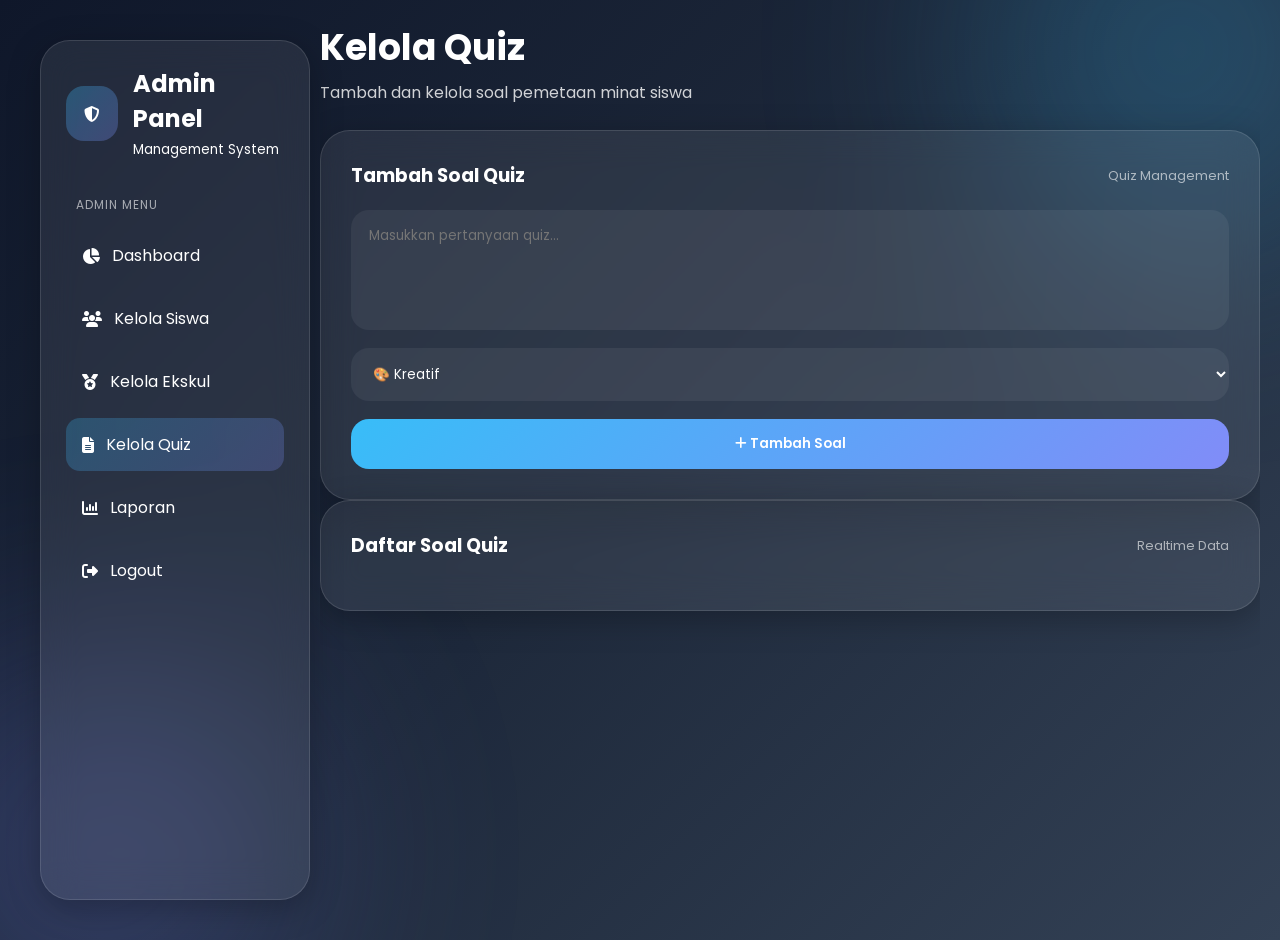
<file: kelola-quiz.html>
<!DOCTYPE html>
<html lang="id">
<head>
<meta charset="UTF-8">
<meta name="viewport"
content="width=device-width, initial-scale=1.0">

<title>Kelola Quiz</title>

<!-- FONT -->
<link href="https://fonts.googleapis.com/css2?family=Poppins:wght@300;400;500;600;700;800&display=swap"
rel="stylesheet">

<!-- CSS -->
<link rel="stylesheet"
href="../assets/css/style.css">

<link rel="stylesheet"
href="../assets/css/dashboard.css">

<link rel="stylesheet"
href="../assets/css/admin.css">

<!-- ICON -->
<link rel="stylesheet"
href="https://cdnjs.cloudflare.com/ajax/libs/font-awesome/6.5.1/css/all.min.css"/>

</head>

<body>

<section class="dashboard">

<!-- ================= SIDEBAR ================= -->
<aside class="sidebar glass">

    <div class="brand">

        <div class="brand-logo">
            <i class="fa-solid fa-shield-halved"></i>
        </div>

        <div>
            <h2>Admin Panel</h2>
            <small>Management System</small>
        </div>

    </div>

    <p class="menu-title">ADMIN MENU</p>

    <ul class="menu">

        <li onclick="location.href='dashboard-admin.html'">
            <i class="fa-solid fa-chart-pie"></i>
            Dashboard
        </li>

        <li onclick="location.href='kelola-siswa.html'">
            <i class="fa-solid fa-users"></i>
            Kelola Siswa
        </li>

        <li onclick="location.href='kelola-ekskul.html'">
            <i class="fa-solid fa-medal"></i>
            Kelola Ekskul
        </li>

        <li class="active">
            <i class="fa-solid fa-file-lines"></i>
            Kelola Quiz
        </li>

        <li onclick="location.href='laporan.html'">
            <i class="fa-solid fa-chart-column"></i>
            Laporan
        </li>

        <li onclick="logout()">
            <i class="fa-solid fa-right-from-bracket"></i>
            Logout
        </li>

    </ul>

</aside>

<!-- ================= MAIN ================= -->
<main class="main">

<!-- ================= TOPBAR ================= -->
<div class="topbar">

    <div>
        <h1>Kelola Quiz</h1>

        <p>
            Tambah dan kelola soal
            pemetaan minat siswa
        </p>
    </div>

</div>

<!-- ================= FORM ================= -->
<div class="card glass dashboard-card">

    <div class="section-title">
        <h3>Tambah Soal Quiz</h3>
        <span>Quiz Management</span>
    </div>

    <div class="ekskul-form">

        <!-- SOAL -->
        <textarea
        id="soalQuiz"
        placeholder="Masukkan pertanyaan quiz..."></textarea>

        <!-- KATEGORI -->
        <select id="kategoriQuiz"
        class="modern-select">

            <option value="Kreatif">
                🎨 Kreatif
            </option>

            <option value="Sosial">
                🤝 Sosial
            </option>

            <option value="Teknologi">
                💻 Teknologi
            </option>

            <option value="Kepemimpinan">
                👑 Kepemimpinan
            </option>

            <option value="Olahraga">
                ⚽ Olahraga
            </option>

            <option value="Akademik">
                📚 Akademik
            </option>

        </select>

        <!-- BUTTON -->
        <button class="hero-btn"
        onclick="tambahQuiz()">

            <i class="fa-solid fa-plus"></i>
            Tambah Soal

        </button>

    </div>

</div>

<!-- ================= LIST SOAL ================= -->
<div class="card glass dashboard-card">

    <div class="section-title">
        <h3>Daftar Soal Quiz</h3>
        <span>Realtime Data</span>
    </div>

    <div id="quizList"
    class="quiz-admin-grid">

    </div>

</div>

</main>

</section>

<!-- JS -->
<script src="../assets/js/script.js"></script>

<script src="../assets/js/admin-quiz.js"></script>

<script>
checkLogin();
</script>

</body>
</html>
</file>
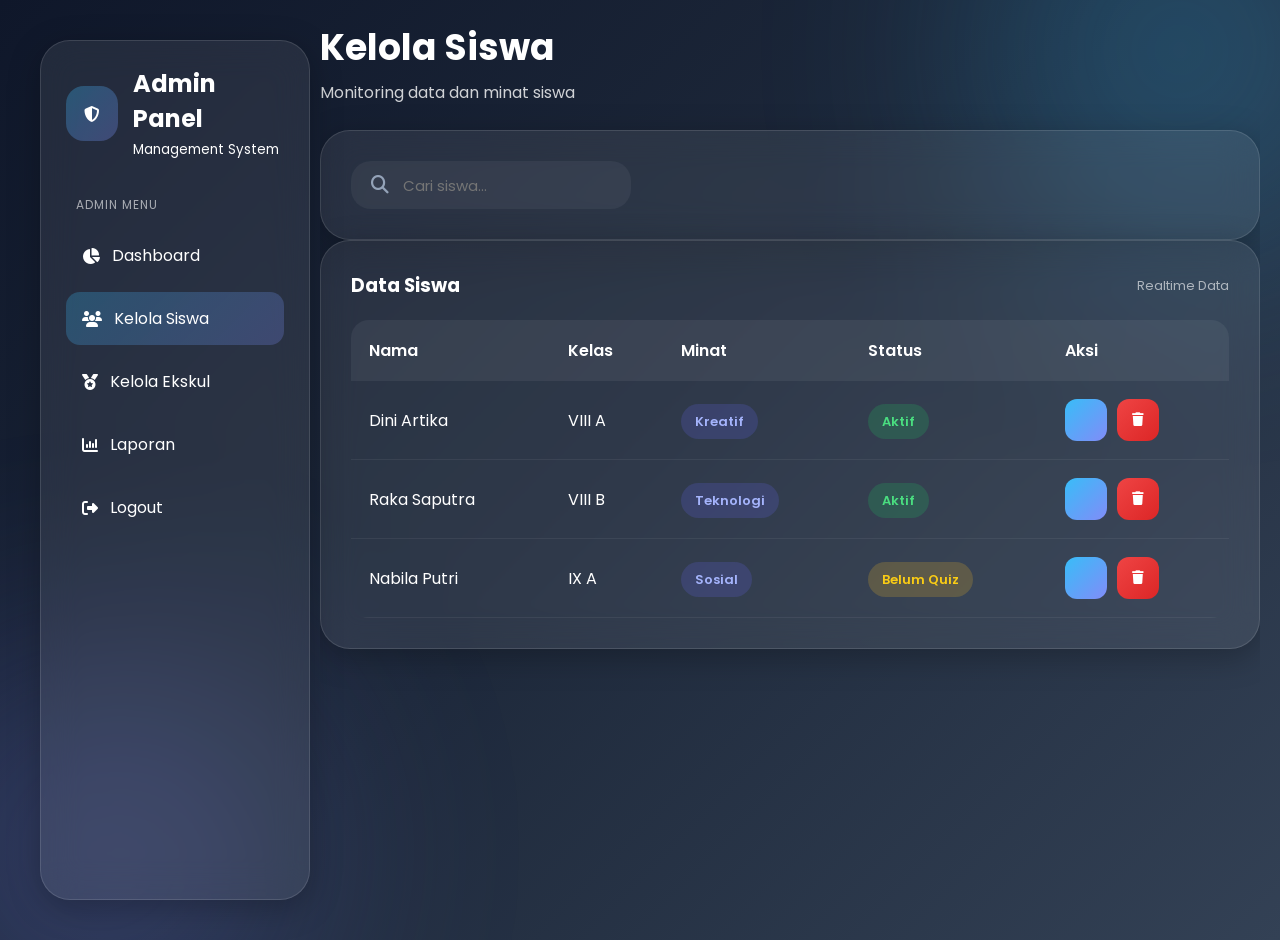
<file: kelola-siswa.html>
<!DOCTYPE html>
<html lang="id">
<head>

<meta charset="UTF-8">
<meta name="viewport"
content="width=device-width, initial-scale=1.0">

<title>Kelola Siswa</title>

<!-- FONT -->
<link href="https://fonts.googleapis.com/css2?family=Poppins:wght@300;400;500;600;700;800&display=swap"
rel="stylesheet">

<!-- CSS -->
<link rel="stylesheet"
href="../assets/css/style.css">

<link rel="stylesheet"
href="../assets/css/dashboard.css">

<link rel="stylesheet"
href="../assets/css/admin.css">

<!-- ICON -->
<link rel="stylesheet"
href="https://cdnjs.cloudflare.com/ajax/libs/font-awesome/6.5.1/css/all.min.css"/>

</head>

<body>

<section class="dashboard">

<!-- ================= SIDEBAR ================= -->
<aside class="sidebar glass">

    <div class="brand">

        <div class="brand-logo">
            <i class="fa-solid fa-shield-halved"></i>
        </div>

        <div>
            <h2>Admin Panel</h2>
            <small>Management System</small>
        </div>

    </div>

    <p class="menu-title">ADMIN MENU</p>

    <ul class="menu">

        <li onclick="location.href='dashboard-admin.html'">
            <i class="fa-solid fa-chart-pie"></i>
            Dashboard
        </li>

        <li class="active">
            <i class="fa-solid fa-users"></i>
            Kelola Siswa
        </li>

        <li onclick="location.href='kelola-ekskul.html'">
            <i class="fa-solid fa-medal"></i>
            Kelola Ekskul
        </li>

        <li onclick="location.href='laporan.html'">
            <i class="fa-solid fa-chart-column"></i>
            Laporan
        </li>

        <li onclick="logout()">
            <i class="fa-solid fa-right-from-bracket"></i>
            Logout
        </li>

    </ul>

</aside>

<!-- ================= MAIN ================= -->
<main class="main">

<!-- ================= TOPBAR ================= -->
<div class="topbar">

    <div>

        <h1>Kelola Siswa</h1>

        <p>
            Monitoring data dan minat siswa
        </p>

    </div>

</div>

<!-- ================= SEARCH ================= -->
<div class="card glass dashboard-card">

    <div class="search-box">

        <i class="fa-solid fa-magnifying-glass"></i>

        <input
        type="text"
        id="searchSiswa"
        placeholder="Cari siswa..."
        onkeyup="searchSiswa()">

    </div>

</div>

<!-- ================= TABLE ================= -->
<div class="card glass dashboard-card">

    <div class="section-title">

        <h3>Data Siswa</h3>

        <span>Realtime Data</span>

    </div>

    <div class="table-wrapper">

        <table class="modern-table">

            <thead>

                <tr>

                    <th>Nama</th>

                    <th>Kelas</th>

                    <th>Minat</th>

                    <th>Status</th>

                    <th>Aksi</th>

                </tr>

            </thead>

            <tbody id="siswaTable">

            </tbody>

        </table>

    </div>

</div>

</main>

</section>

<!-- JS -->
<script src="../assets/js/script.js"></script>

<script src="../assets/js/admin-siswa.js"></script>

<script>
checkLogin();
</script>

<!-- ================= MODAL DETAIL ================= -->

<div class="modal" id="siswaModal">

    <div class="modal-content glass siswa-modal">

        <!-- CLOSE -->
        <button class="close-btn"
        onclick="closeModalSiswa()">

            <i class="fa-solid fa-xmark"></i>

        </button>

        <!-- HEADER -->
        <div class="siswa-header">

            <div class="siswa-avatar">

                <i class="fa-solid fa-user"></i>

            </div>

            <div>

                <h2 id="detailNama">
                    Nama Siswa
                </h2>

                <p id="detailKelas">
                    Kelas
                </p>

            </div>

        </div>

        <!-- BODY -->
        <div class="siswa-detail-grid">

            <div class="detail-box">

                <small>Minat Utama</small>

                <h3 id="detailMinat">
                    Kreatif
                </h3>

            </div>

            <div class="detail-box">

                <small>Status</small>

                <h3 id="detailStatus">
                    Aktif
                </h3>

            </div>

        </div>

    </div>

</div>

</body>
</html>
</file>
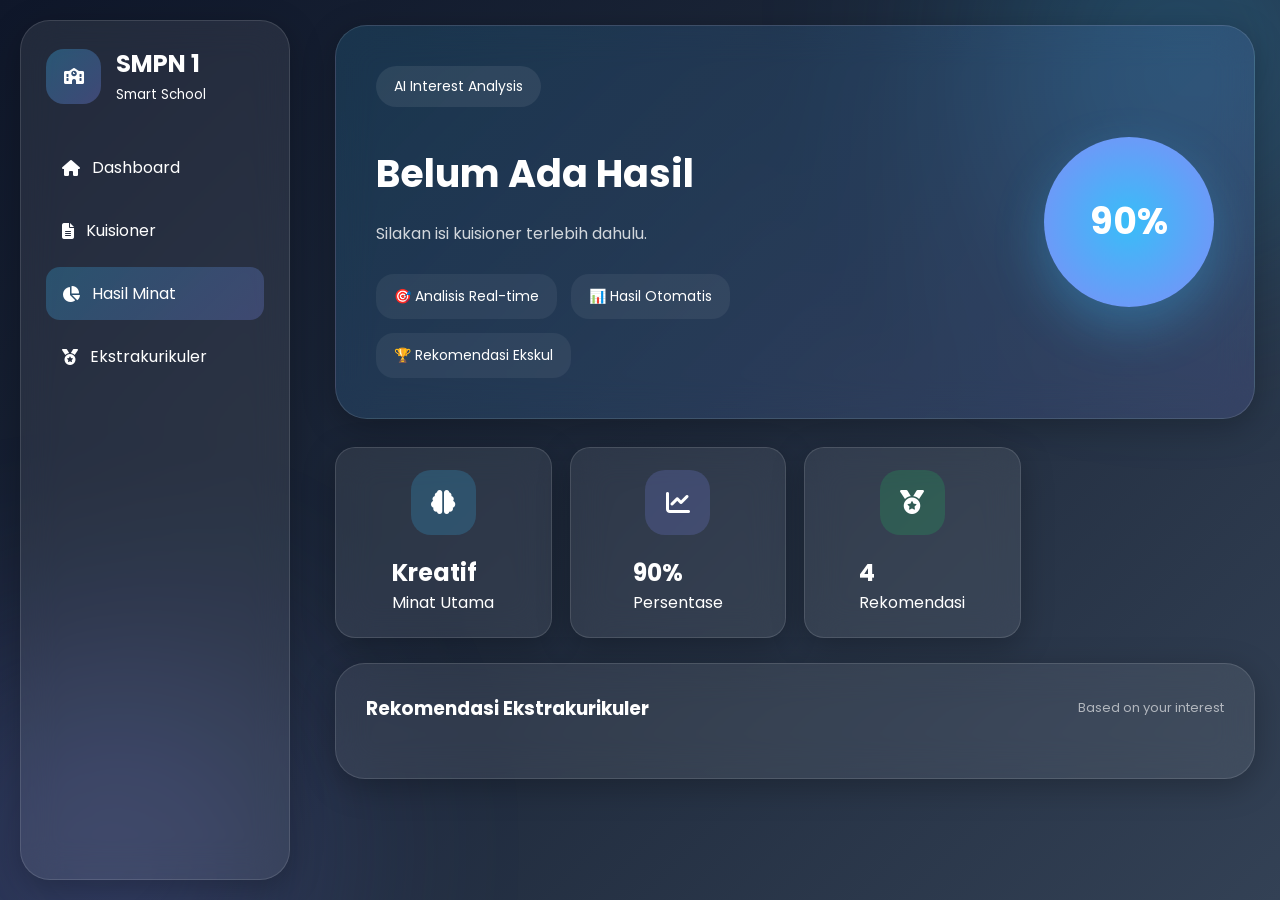
<file: pages/hasil.html>
<!DOCTYPE html>
<html lang="id">
<head>

<meta charset="UTF-8">
<meta name="viewport"
content="width=device-width, initial-scale=1.0">

<title>Hasil Minat</title>

<!-- FONT -->
<link rel="preconnect"
href="https://fonts.googleapis.com">

<link rel="preconnect"
href="https://fonts.gstatic.com"
crossorigin>

<link href="https://fonts.googleapis.com/css2?family=Poppins:wght@300;400;500;600;700;800&display=swap"
rel="stylesheet">

<!-- ICON -->
<link rel="stylesheet"
href="https://cdnjs.cloudflare.com/ajax/libs/font-awesome/6.5.1/css/all.min.css"/>

<!-- CSS -->
<link rel="stylesheet"
href="../assets/css/style.css">

<link rel="stylesheet"
href="../assets/css/dashboard.css">

<link rel="stylesheet"
href="../assets/css/hasil.css">

</head>

<body>

<section class="dashboard">

<!-- =========================================================
     SIDEBAR
========================================================= -->

<aside class="sidebar glass">

    <div class="brand">

        <div class="brand-logo">
            <i class="fa-solid fa-school"></i>
        </div>

        <div>

            <h2>SMPN 1</h2>

            <small>
                Smart School
            </small>

        </div>

    </div>

    <ul class="menu">

        <li onclick="location.href='dashboard.html'">

            <i class="fa-solid fa-house"></i>
            Dashboard

        </li>

        <li onclick="location.href='kuisioner.html'">

            <i class="fa-solid fa-file-lines"></i>
            Kuisioner

        </li>

        <li class="active">

            <i class="fa-solid fa-chart-pie"></i>
            Hasil Minat

        </li>

        <li onclick="location.href='ekskul.html'">

            <i class="fa-solid fa-medal"></i>
            Ekstrakurikuler

        </li>

    </ul>

</aside>

<!-- =========================================================
     MAIN
========================================================= -->

<main class="main">

<!-- =========================================================
     HERO RESULT
========================================================= -->

<div class="hero-hasil glass">

    <div class="hero-left">

        <span class="hero-badge">
            AI Interest Analysis
        </span>

        <h1 id="resultTitle">
            Minat Kamu:
            Kreatif 🎨
        </h1>

        <p id="resultDesc">

            Kamu memiliki minat tinggi
            pada bidang kreatif dan seni.

        </p>

        <div class="hero-tags">

            <div class="hero-tag">
                🎯 Analisis Real-time
            </div>

            <div class="hero-tag">
                📊 Hasil Otomatis
            </div>

            <div class="hero-tag">
                🏆 Rekomendasi Ekskul
            </div>

        </div>

    </div>

    <div class="hero-right">

        <div class="score-circle">

            <span id="resultScore">
                90%
            </span>

        </div>

    </div>

</div>

<!-- =========================================================
     STATS
========================================================= -->

<div class="stats modern-stats">

    <div class="card glass stat-card modern-card">

        <div class="stat-icon blue">
            <i class="fa-solid fa-brain"></i>
        </div>

        <div>

            <h2 id="topMinat">
                Kreatif
            </h2>

            <p>Minat Utama</p>

        </div>

    </div>

    <div class="card glass stat-card modern-card">

        <div class="stat-icon purple">
            <i class="fa-solid fa-chart-line"></i>
        </div>

        <div>

            <h2 id="persentaseMinat">
                90%
            </h2>

            <p>Persentase</p>

        </div>

    </div>

    <div class="card glass stat-card modern-card">

        <div class="stat-icon green">
            <i class="fa-solid fa-medal"></i>
        </div>

        <div>

            <h2 id="jumlahEkskul">
                4
            </h2>

            <p>Rekomendasi</p>

        </div>

    </div>

</div>


<!-- =========================================================
     REKOMENDASI EKSKUL
========================================================= -->

<div class="card glass dashboard-card">

    <div class="section-title">

        <h3>Rekomendasi Ekstrakurikuler</h3>

        <span>Based on your interest</span>

    </div>

    <div id="hasilEkskul"
    class="hasil-ekskul-grid">

    </div>

</div>

<div id="detailResult"></div>

<div class="ekskul-grid hasil-ekskul"></div>

</main>

</section>

<!-- JS -->
<script src="../assets/js/hasil.js"></script>

</body>
</html>
</file>
<file: assets/css/style.css>
/* ================= GOOGLE FONT ================= */
@import url('https://fonts.googleapis.com/css2?family=Poppins:wght@300;400;500;600;700;800&display=swap');

/* ================= RESET ================= */
* {
    margin: 0;
    padding: 0;
    box-sizing: border-box;
    font-family: 'Poppins', sans-serif;
}

html {
    scroll-behavior: smooth;
}

body {
    min-height: 100vh;
    overflow-x: hidden;
    background: linear-gradient(135deg, #0f172a, #1e293b, #334155);
    color: white;
}

/* ================= SCROLLBAR ================= */
::-webkit-scrollbar {
    width: 8px;
}

::-webkit-scrollbar-track {
    background: #0f172a;
}

::-webkit-scrollbar-thumb {
    background: #38bdf8;
    border-radius: 20px;
}

/* ================= BACKGROUND EFFECT ================= */
body::before,
body::after {
    content: '';
    position: fixed;
    width: 400px;
    height: 400px;
    border-radius: 50%;
    filter: blur(120px);
    z-index: -1;
    opacity: .25;
}

body::before {
    background: #38bdf8;
    top: -150px;
    right: -100px;
}

body::after {
    background: #818cf8;
    bottom: -150px;
    left: -100px;
}

/* ================= GLASS ================= */
.glass {
    background: rgba(255, 255, 255, .08);
    border: 1px solid rgba(255, 255, 255, .12);
    backdrop-filter: blur(18px);
    -webkit-backdrop-filter: blur(18px);
    box-shadow: 0 8px 32px rgba(0, 0, 0, .25);
}

/* ================= LAYOUT UTAMA ================= */
.dashboard {
    display: flex;
    min-height: 100vh;
}

/* ================= SIDEBAR ================= */
.sidebar {
    width: 290px;
    height: calc(100vh - 40px);
    position: fixed;
    top: 20px;
    left: 20px;
    padding: 25px;
    border-radius: 30px;
}

.brand {
    display: flex;
    align-items: center;
    gap: 15px;
    margin-bottom: 40px;
}

.brand-logo {
    width: 55px;
    height: 55px;
    border-radius: 18px;
    display: flex;
    justify-content: center;
    align-items: center;
    background: linear-gradient(135deg, rgba(56,189,248,.3), rgba(129,140,248,.3));
}

.menu {
    list-style: none;
}

.menu li {
    padding: 14px 16px;
    border-radius: 14px;
    margin-bottom: 10px;
    cursor: pointer;
    display: flex;
    gap: 12px;
    align-items: center;
    transition: .3s;
}

.menu li:hover {
    background: rgba(255,255,255,.08);
}

.active {
    background: linear-gradient(135deg, rgba(56,189,248,.25), rgba(129,140,248,.25));
}

/* ================= MAIN ================= */
.main {
    margin-left: 330px;
    padding: 25px;
    width: calc(100% - 330px);
}

.page {
    display: none;
}

.active-page {
    display: block;
}

/* ================= TOPBAR ================= */
.topbar {
    display: flex;
    justify-content: space-between;
    align-items: center;
    margin-bottom: 25px;
}

.search-box {
    display: flex;
    align-items: center;
    gap: 10px;
    padding: 10px 15px;
    border-radius: 14px;
    width: 280px;
}

.search-box input {
    width: 100%;
    background: none;
    border: none;
    outline: none;
    color: white;
}

/* ================= GRID STATS (FIX BIAR RAPI) ================= */
.stats {
    display: grid;
    grid-template-columns: repeat(4, 1fr);
    gap: 18px;
    margin-bottom: 25px;
}

.stat-card {
    padding: 20px;
    border-radius: 18px;
}

/* ================= CONTENT GRID (FIX UTAMA) ================= */
.content {
    display: grid;
    grid-template-columns: 1.3fr 1fr;
    gap: 20px;
    margin-bottom: 25px;
}

/* ================= EKSKUL GRID ================= */
.ekskul-grid {
    display: grid;
    grid-template-columns: repeat(4, 1fr);
    gap: 15px;
}

.ekskul-item {
    border-radius: 16px;
    overflow: hidden;
    background: rgba(255,255,255,.05);
}

/* ================= QUIZ ================= */
.quiz-container {
    max-width: 700px;
    margin: auto;
    padding: 30px;
    border-radius: 25px;
}

/* ================= RESPONSIVE ================= */
@media(max-width: 1200px) {
    .stats {
        grid-template-columns: repeat(2, 1fr);
    }

    .content {
        grid-template-columns: 1fr;
    }

    .ekskul-grid {
        grid-template-columns: repeat(2, 1fr);
    }
}

@media(max-width: 900px) {
    .sidebar {
        display: none;
    }

    .main {
        margin-left: 0;
        width: 100%;
    }
}

@media(max-width: 600px) {
    .stats {
        grid-template-columns: 1fr;
    }

    .ekskul-grid {
        grid-template-columns: 1fr;
    }

    .topbar {
        flex-direction: column;
        align-items: flex-start;
        gap: 15px;
    }

    .search-box {
        width: 100%;
    }
}

/* ================= LOGIN FIX ================= */

.login-page{
    width:100%;
    min-height:100vh;
    display:flex;
    justify-content:center;
    align-items:center;
    padding:30px;
}

.login-container{
    width:100%;
    max-width:1100px;
    display:grid;
    grid-template-columns:1fr 420px;
    gap:40px;
    align-items:center;
}

/* HERO TEXT */
.hero-text h1{
    font-size:56px;
    line-height:1.1;
    font-weight:800;
}

.hero-text p{
    margin-top:15px;
    font-size:16px;
    opacity:.85;
    line-height:1.7;
}

/* LOGIN CARD */
.login-card{
    padding:35px;
    border-radius:30px;
}

/* LOGO */
.logo{
    width:70px;
    height:70px;
    border-radius:20px;
    display:flex;
    align-items:center;
    justify-content:center;
    margin-bottom:20px;
    background:rgba(255,255,255,0.12);
    font-size:28px;
}

/* INPUT */
.input-box{
    display:flex;
    align-items:center;
    gap:10px;
    padding:0 15px;
    height:55px;
    border-radius:16px;
    background:rgba(255,255,255,0.08);
    border:1px solid rgba(255,255,255,0.1);
}

.input-box input,
.input-box select{
    width:100%;
    border:none;
    outline:none;
    background:none;
    color:white;
}

/* BUTTON */
.login-btn{
    width:100%;
    height:55px;
    border:none;
    border-radius:16px;
    margin-top:10px;
    cursor:pointer;
    font-weight:600;
    color:white;
    background:linear-gradient(135deg,#38bdf8,#818cf8);
    transition:.3s;
}

.login-btn:hover{
    transform:translateY(-3px);
    box-shadow:0 10px 25px rgba(129,140,248,0.4);
}

/* =========================================================
   SIMPLE EKSKUL CARD
========================================================= */

.simple-card{

    padding:20px;

    display:flex;

    align-items:center;

    justify-content:center;

    text-align:center;
}

.simple-card h3{

    font-size:20px;

    font-weight:700;

    margin:0;

    color:white;
}

/* ================= JOIN BUTTON ================= */

#joinEkskulBtn{
    width: 100%;
    margin-top: 25px;

    display: flex;
    align-items: center;
    justify-content: center;
    gap: 10px;

    padding: 15px 20px;

    border: none;
    border-radius: 18px;

    background: linear-gradient(
        135deg,
        #6366f1,
        #8b5cf6
    );

    color: white;

    font-size: 15px;
    font-weight: 600;

    cursor: pointer;

    transition: all .3s ease;

    box-shadow:
    0 10px 25px rgba(99,102,241,.25);

}

/* HOVER */

#joinEkskulBtn:hover{

    transform: translateY(-3px);

    box-shadow:
    0 15px 35px rgba(99,102,241,.35);

}

/* ICON */

#joinEkskulBtn i{

    font-size: 14px;

}

/* BUTTON SUDAH JOIN */

#joinEkskulBtn.joined{

    background: linear-gradient(
        135deg,
        #10b981,
        #059669
    );

}

/* MOBILE */

@media(max-width:768px){

    #joinEkskulBtn{

        padding: 14px;
        font-size: 14px;
        border-radius: 15px;

    }

}

.join-wrapper{

    margin-top: 25px;

}

/* ================= MODAL ================= */

.modal{

    position: fixed;
    inset: 0;

    background: rgba(0,0,0,.55);

    display: none;

    align-items: center;
    justify-content: center;

    padding: 20px;

    z-index: 9999;

}

.modal.show{

    display: flex;

}

/* ================= CLOSE BUTTON ================= */

.close-btn{

    position: absolute;

    top: 15px;
    right: 15px;

    width: 42px;
    height: 42px;

    border: none;
    border-radius: 50%;

    background: rgba(255,255,255,.15);

    backdrop-filter: blur(10px);

    color: white;

    cursor: pointer;

    z-index: 10000;

    transition: .3s;

}

.close-btn:hover{

    background: #ef4444;

    transform: rotate(90deg);

}

.join-wrapper{
    margin-top:25px;
    display:flex;
    justify-content:center;
}

.join-btn{
    border:none;
    padding:15px 28px;
    border-radius:16px;
    font-size:15px;
    font-weight:600;
    cursor:pointer;

    color:white;

    background:
    linear-gradient(
    135deg,
    #38bdf8,
    #6366f1
    );

    display:flex;
    align-items:center;
    gap:10px;

    transition:.3s;
}

.join-btn:hover{
    transform:translateY(-3px);
    box-shadow:0 12px 25px rgba(99,102,241,.35);
}
</file>
<file: assets/css/dashboard.css>
/* ================= DASHBOARD CSS FINAL ================= */

/* RESET DASAR SUDAH DI STYLE.CSS, JADI DI SINI FOKUS LAYOUT DASHBOARD */

/* ================= LAYOUT UTAMA ================= */
.dashboard {
    display: flex;
    min-height: 100vh;
    background: transparent;
    color: white;
}

/* ================= SIDEBAR ================= */
.sidebar {
    width: 270px;
    padding: 25px;
    border-radius: 30px;

    position: fixed;
    top: 20px;
    left: 20px;
    bottom: 20px;

    overflow-y: auto;
}

/* BRAND */
.brand {
    display: flex;
    align-items: center;
    gap: 15px;
    margin-bottom: 35px;
}

.brand-logo {
    width: 55px;
    height: 55px;
    border-radius: 18px;
    display: flex;
    align-items: center;
    justify-content: center;

    background: linear-gradient(135deg, rgba(56,189,248,0.3), rgba(129,140,248,0.3));
}

/* MENU */
.menu-title {
    font-size: 12px;
    opacity: 0.6;
    margin: 15px 10px;
    letter-spacing: 1px;
}

.menu {
    list-style: none;
}

.menu li {
    padding: 14px 16px;
    margin-bottom: 10px;
    border-radius: 14px;
    cursor: pointer;

    display: flex;
    align-items: center;
    gap: 12px;

    transition: 0.3s;
}

.menu li:hover {
    background: rgba(255,255,255,0.08);
}

.menu li.active {
    background: linear-gradient(135deg, rgba(56,189,248,0.25), rgba(129,140,248,0.25));
}

/* ================= MAIN ================= */
.main {
    margin-left: 310px;
    padding: 25px;
    width: calc(100% - 310px);
    min-height: 100vh;
    box-sizing: border-box;
}

/* ================= PAGE SYSTEM ================= */
.page {
    display: none;
}

.active-page {
    display: block;
}

/* ================= TOPBAR ================= */
.topbar {
    display: flex;
    justify-content: space-between;
    align-items: center;
    margin-bottom: 25px;
}

.topbar h1 {
    font-size: 36px;
}

.topbar p {
    opacity: 0.8;
    margin-top: 5px;
}

.top-actions {
    display: flex;
    align-items: center;
    gap: 15px;
}

/* SEARCH */
.search-box {
    width: 280px;
    height: 48px;
    border-radius: 14px;
    padding: 0 14px;

    display: flex;
    align-items: center;
    gap: 10px;
}

.search-box input {
    width: 100%;
    background: none;
    border: none;
    outline: none;
    color: white;
}

/* PROFILE */
.profile {
    width: 48px;
    height: 48px;
    border-radius: 14px;
}

/* ================= STATS ================= */
.stats {
    display: grid;
    grid-template-columns: repeat(4, 1fr);
    gap: 18px;
    margin-bottom: 25px;
}

.stat-card {
    padding: 22px;
    border-radius: 18px;

    display: flex;
    flex-direction: column;
    justify-content: center;
    min-height: 110px;
}

/* ================= CONTENT GRID ================= */
.content {
    display: grid;
    grid-template-columns: 1.3fr 1fr;
    gap: 20px;
    margin-bottom: 25px;
    align-items: stretch;
}

/* ================= CARD ================= */
.card {
    padding: 22px;
    border-radius: 20px;
}

/* ================= PROGRESS ================= */
.progress-item {
    margin: 14px 0;
}

.progress-item p {
    margin-bottom: 6px;
    opacity: 0.9;
}

.progress {
    width: 100%;
    height: 10px;
    background: rgba(255,255,255,0.08);
    border-radius: 20px;
    overflow: hidden;
}

.progress div {
    height: 100%;
    border-radius: 20px;
    background: linear-gradient(90deg, #38bdf8, #818cf8);
}

/* ================= REKOMENDASI ================= */
.recommend-item {
    padding: 14px 16px;
    margin-bottom: 10px;
    border-radius: 14px;

    background: rgba(255,255,255,0.06);
    transition: 0.3s;

    display: flex;
    justify-content: space-between;
    align-items: center;
}

.recommend-item:hover {
    background: rgba(255,255,255,0.12);
    transform: translateX(5px);
}

/* ================= EKSKUL GRID ================= */
.ekskul-grid {
    display: grid;
    grid-template-columns: repeat(4, 1fr);
    gap: 15px;
}

.ekskul-item {
    border-radius: 16px;
    overflow: hidden;
    background: rgba(255,255,255,0.05);
    transition: 0.3s;
}

.ekskul-item:hover {
    transform: translateY(-5px);
}

.ekskul-item img {
    width: 100%;
    height: 160px;
    object-fit: cover;
}

/* ================= RESPONSIVE ================= */
@media (max-width: 1200px) {
    .stats {
        grid-template-columns: repeat(2, 1fr);
    }

    .content {
        grid-template-columns: 1fr;
    }

    .ekskul-grid {
        grid-template-columns: repeat(2, 1fr);
    }
}

@media (max-width: 900px) {
    .sidebar {
        display: none;
    }

    .main {
        margin-left: 0;
        width: 100%;
    }
}

@media (max-width: 600px) {
    .stats {
        grid-template-columns: 1fr;
    }

    .ekskul-grid {
        grid-template-columns: 1fr;
    }

    .topbar {
        flex-direction: column;
        align-items: flex-start;
        gap: 15px;
    }

    .search-box {
        width: 100%;
    }
}

/* ================= EKSKUL GRID ================= */

.ekskul-grid{
    display:grid;
    grid-template-columns:repeat(3,1fr);
    gap:20px;
}

.ekskul-card{
    cursor:pointer;
    padding:25px;
    border-radius:20px;
    transition:0.3s;
}

.ekskul-card:hover{
    transform:translateY(-8px);
    background:rgba(255,255,255,0.12);
}


.modal-box{
    width:400px;
    padding:30px;
    border-radius:25px;
    text-align:center;
}

.ekskul-grid{
    display:grid;
    grid-template-columns:repeat(3,1fr);
    gap:20px;
}

.ekskul-card{
    cursor:pointer;
    padding:0;
    overflow:hidden;
    border-radius:22px;
    transition:0.3s;
}

.ekskul-card:hover{
    transform:translateY(-8px);
}

/* IMAGE AREA */
.ekskul-img{
    width:100%;
    height:180px;
    overflow:hidden;
}

.ekskul-img img{
    width:100%;
    height:100%;
    object-fit:cover;
    transition:0.4s;
}

.ekskul-card:hover img{
    transform:scale(1.1);
}

/* TEXT */
.ekskul-card h3{
    padding:15px 15px 5px 15px;
}

.ekskul-card p{
    padding:0 15px 15px 15px;
    opacity:0.8;
}

/* ================= HERO ================= */
.hero-card {
    display: flex;
    justify-content: space-between;
    align-items: center;
    padding: 25px;
    border-radius: 25px;
    margin-bottom: 25px;
}

.hero-card h2 {
    font-size: 26px;
}

.hero-card p {
    opacity: 0.8;
    margin-top: 5px;
}

.hero-actions {
    display: flex;
    gap: 10px;
}

.btn.secondary {
    background: rgba(255,255,255,0.08);
}

/* ================= QUICK GRID ================= */
.quick-grid {
    display: grid;
    grid-template-columns: repeat(3, 1fr);
    gap: 15px;
    margin-bottom: 25px;
}

.quick-card {
    padding: 20px;
    border-radius: 20px;
    cursor: pointer;
    transition: 0.3s;
}

.quick-card:hover {
    transform: translateY(-5px);
    background: rgba(255,255,255,0.12);
}

.quick-card h3 {
    margin-top: 10px;
    font-size: 16px;
}

.quick-card p {
    font-size: 13px;
    opacity: 0.7;
}

/* ================= STAT IMPROVE ================= */
.stat-card {
    transition: 0.3s;
}

.stat-card:hover {
    transform: translateY(-6px);
    background: rgba(255,255,255,0.12);
}

/* ================= MODAL ================= */

.modal{
    position:fixed;
    inset:0;

    background:rgba(0,0,0,.7);

    display:flex;
    justify-content:center;
    align-items:center;

    opacity:0;
    visibility:hidden;

    transition:.3s;
    z-index:9999;
}

.modal.show{
    opacity:1;
    visibility:visible;
}

.modal-content{
    width:90%;
    max-width:750px;

    border-radius:30px;
    overflow:hidden;

    position:relative;

    background:rgba(15,23,42,.95);

    border:1px solid rgba(255,255,255,.1);

    animation:popup .3s ease;
}

@keyframes popup{

    from{
        transform:scale(.8);
        opacity:0;
    }

    to{
        transform:scale(1);
        opacity:1;
    }

}

.modal-image{
    width:100%;
    height:260px;
    overflow:hidden;
}

.modal-image img{
    width:100%;
    height:100%;
    object-fit:cover;
    display:block;
}

.modal-body{
    padding:30px;
    color:white;
}

.modal-body h2{
    font-size:32px;
    margin-bottom:10px;
}

.modal-body p{
    opacity:.8;
    line-height:1.7;
}

.detail-list{
    margin-top:25px;
    display:grid;
    gap:15px;
}

.detail-item{
    display:flex;
    align-items:center;
    gap:15px;

    padding:15px 18px;

    border-radius:16px;

    background:rgba(255,255,255,.06);
}

.detail-item i{
    color:#38bdf8;
}

.close-btn{
    position:absolute;
    top:15px;
    right:15px;

    width:42px;
    height:42px;

    border:none;
    border-radius:12px;

    background:rgba(255,255,255,.15);

    color:white;
    cursor:pointer;

    z-index:2;
}


/* ================= MODAL MODERN ================= */

.large-modal{
    width:95%;
    max-width:950px;
    max-height:90vh;
    overflow-y:auto;

    border-radius:30px;

    background:rgba(15,23,42,.97);

    position:relative;
}

.modal-image{
    position:relative;
    height:320px;
    overflow:hidden;
}

.modal-image img{
    width:100%;
    height:100%;
    object-fit:cover;
}

.modal-overlay{
    position:absolute;
    inset:0;

    background:linear-gradient(
    to top,
    rgba(0,0,0,.8),
    transparent);

    display:flex;
    flex-direction:column;
    justify-content:flex-end;

    padding:30px;
}

.modal-overlay h2{
    font-size:38px;
    margin-bottom:10px;
}

.modal-badge{
    width:max-content;

    padding:8px 16px;

    border-radius:30px;

    background:rgba(255,255,255,.15);

    font-size:14px;
}

.modal-body{
    padding:30px;
}

.modal-section{
    margin-bottom:35px;
}

.modal-section h3{
    margin-bottom:18px;

    display:flex;
    align-items:center;
    gap:10px;

    font-size:22px;
}

.modal-section p{
    opacity:.8;
    line-height:1.8;
}

.gallery-grid{
    display:grid;
    grid-template-columns:repeat(2,1fr);
    gap:15px;
}

.gallery-grid img{
    width:100%;
    height:180px;

    object-fit:cover;

    border-radius:18px;

    transition:.3s;
    cursor:pointer;
}

.gallery-grid img:hover{
    transform:scale(1.03);
}

@media(max-width:700px){

    .gallery-grid{
        grid-template-columns:1fr;
    }

    .modal-overlay h2{
        font-size:28px;
    }

}


/* ================= PRESTASI ================= */

.achievement-list{
    display:flex;
    flex-direction:column;
    gap:15px;
}

.achievement-item{
    display:flex;
    align-items:center;
    gap:18px;

    padding:18px;

    border-radius:20px;

    background:rgba(255,255,255,.05);

    transition:.3s;
}

.achievement-item:hover{
    transform:translateX(6px);

    background:rgba(255,255,255,.08);
}

.achievement-icon{
    min-width:60px;
    height:60px;

    border-radius:18px;

    display:flex;
    justify-content:center;
    align-items:center;

    font-size:28px;

    background:
    linear-gradient(
    135deg,
    rgba(56,189,248,.25),
    rgba(129,140,248,.25));
}

.achievement-item h4{
    font-size:17px;
    margin-bottom:4px;
}

.achievement-item p{
    opacity:.7;
    font-size:14px;
}


/* ================= HERO ================= */

.hero-dashboard{
    display:flex;
    justify-content:space-between;
    align-items:center;

    padding:40px;
    border-radius:35px;

    margin-bottom:30px;
}

.hero-left{
    max-width:550px;
}

.hero-badge{
    display:inline-block;

    padding:10px 18px;

    border-radius:30px;

    background:rgba(255,255,255,.08);

    margin-bottom:20px;

    font-size:14px;
}

.hero-left h1{
    font-size:52px;
    margin-bottom:15px;
}

.hero-left p{
    opacity:.8;
    line-height:1.8;
    margin-bottom:25px;
}

.hero-btn{
    border:none;
    padding:15px 28px;

    border-radius:18px;

    background:
    linear-gradient(135deg,#38bdf8,#818cf8);

    color:white;
    font-weight:600;
    cursor:pointer;

    transition:.3s;
}

.hero-btn:hover{
    transform:translateY(-4px);
}

.hero-right img{
    width:280px;
}

/* ================= MODERN STATS ================= */

.modern-card{
    display:flex;
    align-items:center;
    gap:20px;
}

.stat-icon{
    width:65px;
    height:65px;

    border-radius:20px;

    display:flex;
    justify-content:center;
    align-items:center;

    font-size:24px;
}

.blue{
    background:rgba(56,189,248,.2);
}

.purple{
    background:rgba(129,140,248,.2);
}

.green{
    background:rgba(34,197,94,.2);
}

.orange{
    background:rgba(251,146,60,.2);
}

/* ================= GRID ================= */

.dashboard-grid{
    display:grid;
    grid-template-columns:repeat(2,1fr);
    gap:25px;
}

.dashboard-card{
    padding:30px;
    border-radius:30px;
}

.wide-card{
    grid-column:span 2;
}

/* ================= SECTION TITLE ================= */

.section-title{
    display:flex;
    justify-content:space-between;
    align-items:center;

    margin-bottom:25px;
}

.section-title span{
    opacity:.6;
    font-size:13px;
}

/* ================= ACTIVITY ================= */

.activity-list{
    display:flex;
    flex-direction:column;
    gap:18px;
}

.activity-item{
    display:flex;
    align-items:center;
    gap:18px;

    padding:18px;
    border-radius:20px;

    background:rgba(255,255,255,.05);
}

.activity-icon{
    width:60px;
    height:60px;

    border-radius:18px;

    display:flex;
    justify-content:center;
    align-items:center;

    font-size:24px;

    background:rgba(255,255,255,.08);
}

.activity-item p{
    opacity:.6;
    font-size:14px;
}

/* ================= RESPONSIVE ================= */

@media(max-width:900px){

    .hero-dashboard{
        flex-direction:column;
        text-align:center;
        gap:30px;
    }

    .dashboard-grid{
        grid-template-columns:1fr;
    }

    .wide-card{
        grid-column:span 1;
    }

    .hero-left h1{
        font-size:38px;
    }

    .hero-right img{
        width:200px;
    }

}


/* ================= PROFILE ================= */

.profile-hero{
    display:grid;
    grid-template-columns: 1fr 1fr;
    gap:25px;
    margin-bottom:25px;
}

.profile-left{
    display:flex;
    flex-direction:column;
    align-items:center;
    text-align:center;
    padding:30px;
}

.profile-stat-grid{
    display:grid;
    grid-template-columns:repeat(3,1fr);
    gap:15px;
    width:100%;
}

.profile-stat-card{
    min-height:120px;
    padding:20px;
    border-radius:20px;
    text-align:center;
}

.profile-grid{
    display:grid;
    grid-template-columns: repeat(2,1fr);
    gap:20px;
    margin-top:20px;
}

@media(max-width:992px){

    .profile-hero{
        grid-template-columns:1fr;
    }

    .profile-grid{
        grid-template-columns:1fr;
    }

    .profile-stat-grid{
        grid-template-columns:1fr;
    }

}
.profile-image img{
    width:140px;
    height:140px;
    border-radius:50%;
    object-fit:cover;
}

.profile-left h2{
    font-size:36px;
    margin-bottom:8px;
}

.profile-left p{
    opacity:.7;
    margin-bottom:18px;
}

.profile-badges{
    display:flex;
    gap:12px;
    flex-wrap:wrap;
}

.profile-badges span{
    padding:10px 18px;
    border-radius:30px;

    background:rgba(255,255,255,.08);

    font-size:14px;
}



/* ================= GRID ================= */

.profile-grid{
    display:grid;
    grid-template-columns:repeat(2,1fr);
    gap:25px;
}

.profile-card{
    padding:30px;
    border-radius:30px;
}

/* ================= INFO ================= */

.info-list{
    display:flex;
    flex-direction:column;
    gap:18px;
}

.info-item{
    display:flex;
    justify-content:space-between;

    padding:15px 0;

    border-bottom:1px solid rgba(255,255,255,.08);
}

.info-item span{
    opacity:.7;
}

/* ================= EKSKUL ================= */

.joined-ekskul{
    display:flex;
    flex-wrap:wrap;
    gap:15px;
}

.joined-item{
    padding:14px 18px;

    border-radius:18px;

    background:rgba(255,255,255,.06);

    transition:.3s;
}

.joined-item:hover{
    transform:translateY(-4px);

    background:rgba(255,255,255,.1);
}

/* ================= RESPONSIVE ================= */

@media(max-width:900px){

    .profile-hero{
        flex-direction:column;
        gap:30px;
        text-align:center;
    }

    .profile-left{
        flex-direction:column;
    }

    .profile-grid{
        grid-template-columns:1fr;
    }

}


/* ================= UPLOAD FOTO ================= */

.profile-image-wrapper{
    position:relative;
}

.edit-photo-btn{
    position:absolute;

    bottom:5px;
    right:5px;

    width:42px;
    height:42px;

    border:none;
    border-radius:50%;

    cursor:pointer;

    color:white;

    background:
    linear-gradient(135deg,#38bdf8,#818cf8);

    box-shadow:0 8px 20px rgba(0,0,0,.25);

    transition:.3s;
}

.edit-photo-btn:hover{
    transform:scale(1.1);
}

.profile-image img{
    width:120px;
    height:120px;

    border-radius:30px;

    object-fit:cover;

    border:4px solid rgba(255,255,255,.1);
}

.quick-menu{

display:grid;

grid-template-columns:
repeat(4,1fr);

gap:20px;

margin:25px 0;

}

.quick-menu div{

background:
rgba(255,255,255,.05);

padding:25px;

border-radius:20px;

text-align:center;

cursor:pointer;

transition:.3s;

}

.quick-menu div:hover{

transform:translateY(-6px);

}

.quick-menu i{

font-size:28px;

margin-bottom:12px;

display:block;

color:#38bdf8;

}

.quick-menu span{

font-weight:600;

}

.minat-result{

display:flex;

align-items:center;

gap:20px;

padding:10px;

}

.minat-icon{

width:70px;

height:70px;

border-radius:50%;

display:flex;

align-items:center;

justify-content:center;

font-size:32px;

background:
linear-gradient(
135deg,
#10b981,
#38bdf8
);

}
</file>
<file: assets/css/admin.css>
/* =========================================================
   ADMIN PANEL CSS
========================================================= */

/* ================= SIDEBAR FIX ================= */

.sidebar{
    position: relative;
    z-index: 99999;
}

.menu li{
    position: relative;
    z-index: 99999;

    cursor: pointer;

    transition: .3s;

    user-select: none;
}

.menu li:hover{
    transform: translateX(5px);
}

/* ================= MAIN FIX ================= */

.main{
    position: relative;
    z-index: 1;
}

/* ================= MODAL FIX ================= */

.modal{
    z-index: 10;
}

/* =========================================================
   HERO
========================================================= */

.admin-hero{

    border:1px solid rgba(255,255,255,.08);

    display:flex;
    justify-content:space-between;
    align-items:center;
    gap:30px;

    padding:35px;

    overflow:hidden;
}

.admin-hero img{
    width:220px;
}

/* =========================================================
   QUICK ACTION
========================================================= */

.quick-grid{

    display:grid;

    grid-template-columns:
    repeat(2,1fr);

    gap:18px;
}

.quick-btn{

    border:none;

    padding:22px;

    border-radius:22px;

    background:rgba(255,255,255,.06);

    color:white;

    cursor:pointer;

    transition:.3s;

    display:flex;
    flex-direction:column;
    align-items:center;
    justify-content:center;

    gap:12px;

    font-size:15px;
    font-weight:500;

    backdrop-filter: blur(10px);
}

.quick-btn i{
    font-size:28px;
}

.quick-btn:hover{

    transform:
    translateY(-5px)
    scale(1.02);

    background:
    linear-gradient(
    135deg,
    rgba(56,189,248,.2),
    rgba(129,140,248,.2));

    box-shadow:
    0 10px 30px rgba(0,0,0,.2);
}

/* =========================================================
   TABLE
========================================================= */

.table-wrapper{
    overflow-x:auto;
}

.modern-table{

    width:100%;

    border-collapse:collapse;

    overflow:hidden;

    border-radius:18px;
}

.modern-table th{

    text-align:left;

    padding:18px;

    background:rgba(255,255,255,.06);

    font-weight:600;

    white-space:nowrap;
}

.modern-table td{

    padding:18px;

    border-bottom:
    1px solid rgba(255,255,255,.06);

    white-space:nowrap;
}

.modern-table tr{

    transition:.3s;
}

.modern-table tr:hover{
    background:rgba(255,255,255,.03);
}

/* =========================================================
   STATUS
========================================================= */

.status{

    padding:8px 14px;

    border-radius:30px;

    font-size:13px;

    font-weight:600;
}

.active-status{

    background:
    rgba(34,197,94,.2);

    color:#4ade80;
}

.pending-status{

    background:
    rgba(251,191,36,.2);

    color:#facc15;
}

/* =========================================================
   FORM
========================================================= */

.ekskul-form{

    display:flex;
    flex-direction:column;

    gap:18px;
}

.ekskul-form input,
.ekskul-form textarea,
.modern-select{

    width:100%;

    padding:16px 18px;

    border:none;
    outline:none;

    border-radius:18px;

    color:white;

    background:rgba(255,255,255,.06);

    font-family:'Poppins',sans-serif;

    transition:.3s;
}

.ekskul-form input:focus,
.ekskul-form textarea:focus,
.modern-select:focus{

    background:
    rgba(255,255,255,.09);

    box-shadow:
    0 0 0 2px rgba(56,189,248,.3);
}

.ekskul-form textarea{

    min-height:120px;

    resize:none;
}

/* =========================================================
   GRID EKSKUL
========================================================= */

.admin-ekskul-grid{

    display:grid;

    grid-template-columns:
    repeat(auto-fit,minmax(300px,1fr));

    gap:22px;
}

/* =========================================================
   CARD EKSKUL
========================================================= */

.admin-ekskul-card{

    overflow:hidden;

    border-radius:28px;

    transition:.3s;

    background:
    rgba(255,255,255,.04);

    border:
    1px solid rgba(255,255,255,.05);
}

.admin-ekskul-card:hover{

    transform:
    translateY(-6px);

    box-shadow:
    0 15px 35px rgba(0,0,0,.25);
}

.admin-ekskul-card img{

    width:100%;
    height:220px;

    object-fit:cover;
}

.admin-ekskul-body{
    padding:20px;
}

.admin-ekskul-body h3{

    margin-bottom:12px;

    font-size:20px;
}

.admin-ekskul-body p{

    opacity:.8;

    margin-bottom:15px;

    line-height:1.6;
}

.admin-ekskul-body small{

    display:block;

    margin-bottom:8px;

    opacity:.7;
}

/* =========================================================
   ACTION BUTTON
========================================================= */

.admin-action{

    display:flex;

    gap:12px;

    margin-top:20px;
}

.admin-action button{

    flex:1;

    border:none;

    padding:13px;

    border-radius:14px;

    cursor:pointer;

    color:white;

    font-weight:600;

    transition:.3s;

    background:
    linear-gradient(
    135deg,
    #38bdf8,
    #818cf8);
}

.admin-action button:hover{

    transform:scale(1.03);

    opacity:.9;
}

.delete-btn{

    background:
    linear-gradient(
    135deg,
    #ef4444,
    #dc2626) !important;
}

/* =========================================================
   SECTION TITLE
========================================================= */

.section-title{

    display:flex;

    justify-content:space-between;

    align-items:center;

    margin-bottom:20px;
}

.section-title span{

    font-size:13px;

    opacity:.6;
}

/* =========================================================
   ACTIVITY
========================================================= */

.activity-list{

    display:flex;

    flex-direction:column;

    gap:18px;
}

.activity-item{

    display:flex;

    align-items:center;

    gap:16px;

    padding:14px;

    border-radius:18px;

    background:
    rgba(255,255,255,.04);
}

.activity-icon{

    width:50px;
    height:50px;

    border-radius:16px;

    display:flex;
    align-items:center;
    justify-content:center;

    background:
    rgba(255,255,255,.06);

    font-size:22px;
}

/* =========================================================
   RESPONSIVE
========================================================= */

@media(max-width:900px){

    .admin-hero{

        flex-direction:column;

        text-align:center;
    }

    .admin-hero img{
        width:180px;
    }
}

@media(max-width:700px){

    .quick-grid{
        grid-template-columns:1fr;
    }

    .admin-ekskul-grid{
        grid-template-columns:1fr;
    }

    .admin-action{
        flex-direction:column;
    }

    .modern-table th,
    .modern-table td{
        padding:14px;
    }
}

/* ================= FIX LAYOUT ADMIN ================= */

.dashboard{

    display:flex;

    gap:30px;

    width:100%;

    min-height:100vh;

    padding:20px;

    box-sizing:border-box;
}

/* SIDEBAR */

.sidebar{

    width:270px;

    flex-shrink:0;
}

/* MAIN */

.main{

    flex:1;

    width:100%;

    padding:0;

    margin:0;

    overflow:hidden;
}

/* HILANGKAN JARAK CARD */

.dashboard-grid,
.stats{

    margin-top:22px;
}

/* BIAR FULL LEBAR */

.hero-dashboard,
.dashboard-card,
.modern-card{

    width:100%;

    box-sizing:border-box;
}

/* =========================================================
   SEARCH BOX
========================================================= */

.search-box{

    display:flex;

    align-items:center;

    gap:14px;

    padding:16px 20px;

    border-radius:20px;

    background:
    rgba(255,255,255,.05);

}

.search-box i{

    color:#94a3b8;

    font-size:18px;

}

.search-box input{

    width:100%;

    background:none;

    border:none;

    outline:none;

    color:white;

    font-size:15px;

}

/* =========================================================
   TABLE ACTION
========================================================= */

.table-action{

    display:flex;

    gap:10px;

}

.table-action button{

    width:42px;

    height:42px;

    border:none;

    border-radius:12px;

    cursor:pointer;

    color:white;

    transition:.3s;

}

.detail-btn{

    background:
    linear-gradient(
    135deg,
    #38bdf8,
    #818cf8);

}

.delete-btn-table{

    background:
    linear-gradient(
    135deg,
    #ef4444,
    #dc2626);

}

.table-action button:hover{

    transform:scale(1.08);

}

/* =========================================================
   MINAT BADGE
========================================================= */

.minat-badge{

    padding:8px 14px;

    border-radius:30px;

    background:
    rgba(99,102,241,.2);

    color:#a5b4fc;

    font-size:13px;

    font-weight:600;

}

/* =========================================================
   SISWA MODAL
========================================================= */

.siswa-modal{

    max-width:500px;

    width:100%;

    padding:30px;

    position:relative;

}

.siswa-header{

    display:flex;

    align-items:center;

    gap:20px;

    margin-bottom:30px;

}

.siswa-avatar{

    width:80px;

    height:80px;

    border-radius:50%;

    display:flex;

    align-items:center;

    justify-content:center;

    font-size:30px;

    background:
    linear-gradient(
    135deg,
    #38bdf8,
    #818cf8);

}

.siswa-detail-grid{

    display:grid;

    grid-template-columns:1fr 1fr;

    gap:18px;

}

.detail-box{

    padding:20px;

    border-radius:20px;

    background:
    rgba(255,255,255,.05);

}

.detail-box small{

    opacity:.7;

}

.detail-box h3{

    margin-top:10px;

}

@media(max-width:600px){

    .siswa-detail-grid{

        grid-template-columns:1fr;

    }

}

.ekskul-category{

    display:inline-block;

    padding:8px 14px;

    margin:10px 0;

    border-radius:30px;

    font-size:13px;

    font-weight:600;

    background:
    linear-gradient(
    135deg,
    #38bdf8,
    #818cf8);

    color:rgb(19, 17, 17);

}

.full-card{
    grid-column: 1 / -1;
}

.activity-list{
    display:flex;
    flex-direction:column;
    gap:18px;
}

.activity-item{
    display:flex;
    align-items:center;
    gap:16px;
    padding:18px;
    border-radius:18px;
    background:rgba(255,255,255,.05);
}

.activity-icon{
    width:55px;
    height:55px;
    border-radius:16px;

    display:flex;
    align-items:center;
    justify-content:center;

    font-size:24px;

    background:rgba(255,255,255,.08);
}
</file>
<file: assets/css/hasil.css>
/* =========================================================
   HERO
========================================================= */

.hero-hasil{

    display:flex;

    justify-content:space-between;

    align-items:center;

    gap:30px;

    padding:40px;

    border-radius:32px;

    margin-bottom:28px;

    background:
    linear-gradient(
    135deg,
    rgba(56,189,248,.15),
    rgba(129,140,248,.15)
    );

}

.hero-left h1{

    font-size:38px;

    margin:18px 0;

}

.hero-left p{

    opacity:.8;

    line-height:1.8;

    max-width:650px;

}

.hero-tags{

    display:flex;

    flex-wrap:wrap;

    gap:14px;

    margin-top:25px;

}

.hero-tag{

    padding:12px 18px;

    border-radius:18px;

    background:
    rgba(255,255,255,.06);

    font-size:14px;

}

.score-circle{

    width:170px;
    height:170px;

    border-radius:50%;

    display:flex;

    align-items:center;
    justify-content:center;

    background:
    radial-gradient(
    circle,
    #38bdf8,
    #818cf8
    );

    font-size:36px;

    font-weight:700;

    color:white;

    box-shadow:
    0 20px 50px rgba(56,189,248,.3);

}

/* =========================================================
   DETAIL
========================================================= */

.detail-grid{

    display:grid;

    grid-template-columns:
    repeat(auto-fit,minmax(250px,1fr));

    gap:20px;

}

.detail-card{

    padding:25px;

    border-radius:24px;

    background:
    rgba(255,255,255,.04);

    transition:.3s;

}

.detail-card:hover{

    transform:translateY(-6px);

}

.detail-card h4{

    margin-bottom:15px;

}

.progress-mini{

    width:100%;

    height:10px;

    border-radius:30px;

    overflow:hidden;

    background:
    rgba(255,255,255,.08);

    margin-top:15px;

}

.progress-mini span{

    display:block;

    height:100%;

    border-radius:30px;

    background:
    linear-gradient(
    135deg,
    #38bdf8,
    #818cf8
    );

}

/* =========================================================
   EKSKUL
========================================================= */

.hasil-ekskul-grid{

    display:grid;

    grid-template-columns:
    repeat(auto-fit,minmax(260px,1fr));

    gap:22px;

}

.hasil-ekskul-card{

    overflow:hidden;

    border-radius:26px;

    background:
    rgba(255,255,255,.04);

    transition:.3s;

}

.hasil-ekskul-card:hover{

    transform:translateY(-8px);

}

.hasil-ekskul-card img{

    width:100%;

    height:220px;

    object-fit:cover;

}

.hasil-ekskul-body{

    padding:22px;

}

.hasil-ekskul-body h3{

    margin-bottom:12px;

}

.hasil-badge{

    display:inline-block;

    margin-top:12px;

    padding:8px 14px;

    border-radius:30px;

    background:
    rgba(56,189,248,.15);

    color:#38bdf8;

    font-size:13px;

    font-weight:600;

}

/* =========================================================
   RESPONSIVE
========================================================= */

@media(max-width:900px){

    .hero-hasil{

        flex-direction:column;

        text-align:center;

    }

}

/* =========================================================
   REKOMENDASI EKSKUL
========================================================= */

.hasil-ekskul-grid{

    display:grid;

    grid-template-columns:
    repeat(auto-fit,minmax(320px,1fr));

    gap:24px;

    margin-top:20px;

}

.ekskul-card{

    overflow:hidden;

    border-radius:24px;

    background:
    rgba(255,255,255,.04);

    transition:.3s;

    display:flex;

    flex-direction:column;

}

.ekskul-card:hover{

    transform:translateY(-8px);

}

.ekskul-img{

    width:100%;

    height:220px;

    overflow:hidden;

}

.ekskul-img img{

    width:100%;

    height:100%;

    object-fit:cover;

    display:block;

}

.ekskul-body{

    padding:20px;

}

.ekskul-body h3{

    margin:10px 0;

    font-size:20px;

}

.ekskul-badge{

    display:inline-block;

    padding:6px 12px;

    border-radius:999px;

    background:
    rgba(56,189,248,.15);

    color:#38bdf8;

    font-size:12px;

    font-weight:600;

}

.ekskul-info{

    margin-top:15px;

    display:flex;

    flex-direction:column;

    gap:8px;

}

.ekskul-info small{

    opacity:.85;

}
</file>
